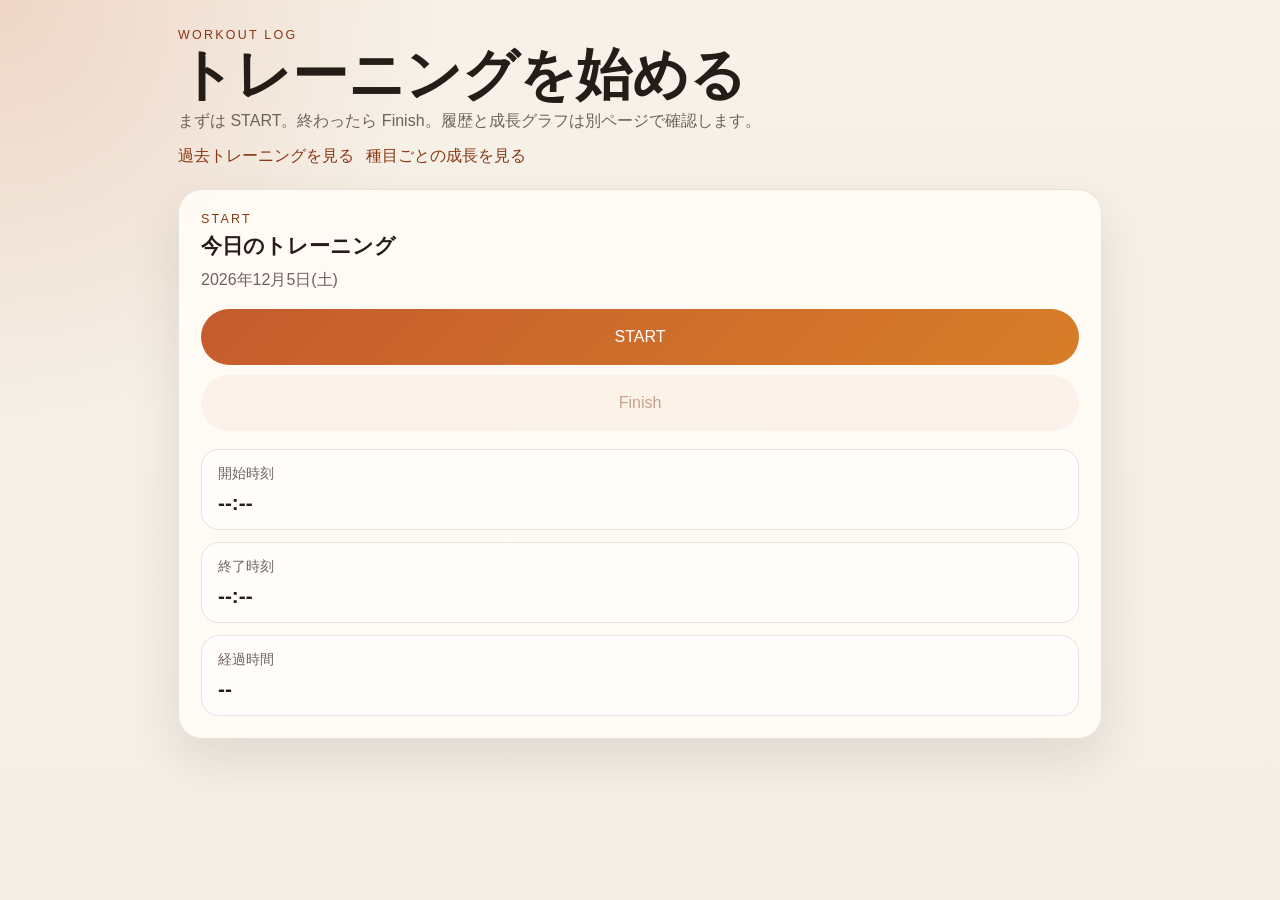
<file: index.html>
<!DOCTYPE html>
<html lang="ja">
  <head>
    <meta charset="UTF-8" />
    <meta name="viewport" content="width=device-width, initial-scale=1.0" />
    <title>Workout Log</title>
    <meta name="theme-color" content="#c55b2d" />
    <meta name="apple-mobile-web-app-capable" content="yes" />
    <meta name="apple-mobile-web-app-status-bar-style" content="default" />
    <meta name="apple-mobile-web-app-title" content="Workout Log" />
    <meta name="mobile-web-app-capable" content="yes" />
    <link rel="manifest" href="./manifest.webmanifest" />
    <link rel="icon" href="./icon.svg" type="image/svg+xml" />
    <link rel="apple-touch-icon" href="./icon.svg" />
    <link rel="stylesheet" href="./styles.css?v=8" />
  </head>
  <body>
    <div class="app-shell">
      <header class="hero">
        <p class="eyebrow">Workout Log</p>
        <h1>トレーニングを始める</h1>
        <p class="hero-copy">まずは START。終わったら Finish。履歴と成長グラフは別ページで確認します。</p>
        <div class="hero-links">
          <a class="hero-link" href="./history.html">過去トレーニングを見る</a>
          <a class="hero-link" href="./exercise.html">種目ごとの成長を見る</a>
        </div>
      </header>

      <main class="single-layout">
        <section class="panel start-panel">
          <p class="section-label">Start</p>
          <h2>今日のトレーニング</h2>
          <p id="today-label" class="today-label"></p>
          <button id="start-button" class="primary-button" type="button">START</button>
          <button id="finish-button" class="secondary-button" type="button" disabled>Finish</button>

          <div class="session-card">
            <div>
              <span>開始時刻</span>
              <strong id="start-time">--:--</strong>
            </div>
            <div>
              <span>終了時刻</span>
              <strong id="finish-time">--:--</strong>
            </div>
            <div>
              <span>経過時間</span>
              <strong id="duration-time">--</strong>
            </div>
          </div>

          <label class="field hidden" id="bodyweight-field">
            <span>体重(kg)</span>
            <input id="bodyweight-input" type="number" min="0" step="0.1" placeholder="70.5" />
          </label>

          <div id="exercise-panel" class="exercise-panel hidden">
            <div class="exercise-header">
              <span class="section-label">Exercises</span>
              <button id="add-exercise" class="mini-button" type="button">種目を追加</button>
            </div>
            <div id="preset-list" class="preset-list">
              <button class="preset-button" type="button" data-name="ベンチプレス">ベンチプレス</button>
              <button class="preset-button" type="button" data-name="スクワット">スクワット</button>
              <button class="preset-button" type="button" data-name="デッドリフト">デッドリフト</button>
              <button class="preset-button" type="button" data-name="ショルダープレス">ショルダープレス</button>
              <button class="preset-button" type="button" data-name="懸垂">懸垂</button>
            </div>
            <div id="exercise-list" class="exercise-list"></div>
          </div>
        </section>
      </main>
    </div>

    <template id="exercise-template">
      <div class="exercise-item">
        <div class="exercise-item-header">
          <input class="exercise-name" list="exercise-name-list" type="text" placeholder="種目名 例: ベンチプレス" />
          <button class="remove-exercise" type="button">削除</button>
        </div>
        <div class="set-row simple-set-row">
          <select class="set-weight"></select>
          <select class="set-reps"></select>
          <select class="set-count"></select>
        </div>
      </div>
    </template>

    <datalist id="exercise-name-list">
      <option value="ベンチプレス"></option>
      <option value="スクワット"></option>
      <option value="デッドリフト"></option>
      <option value="ショルダープレス"></option>
      <option value="懸垂"></option>
      <option value="ラットプルダウン"></option>
      <option value="ダンベルプレス"></option>
    </datalist>

    <script src="./app.js?v=8"></script>
  </body>
</html>
</file>
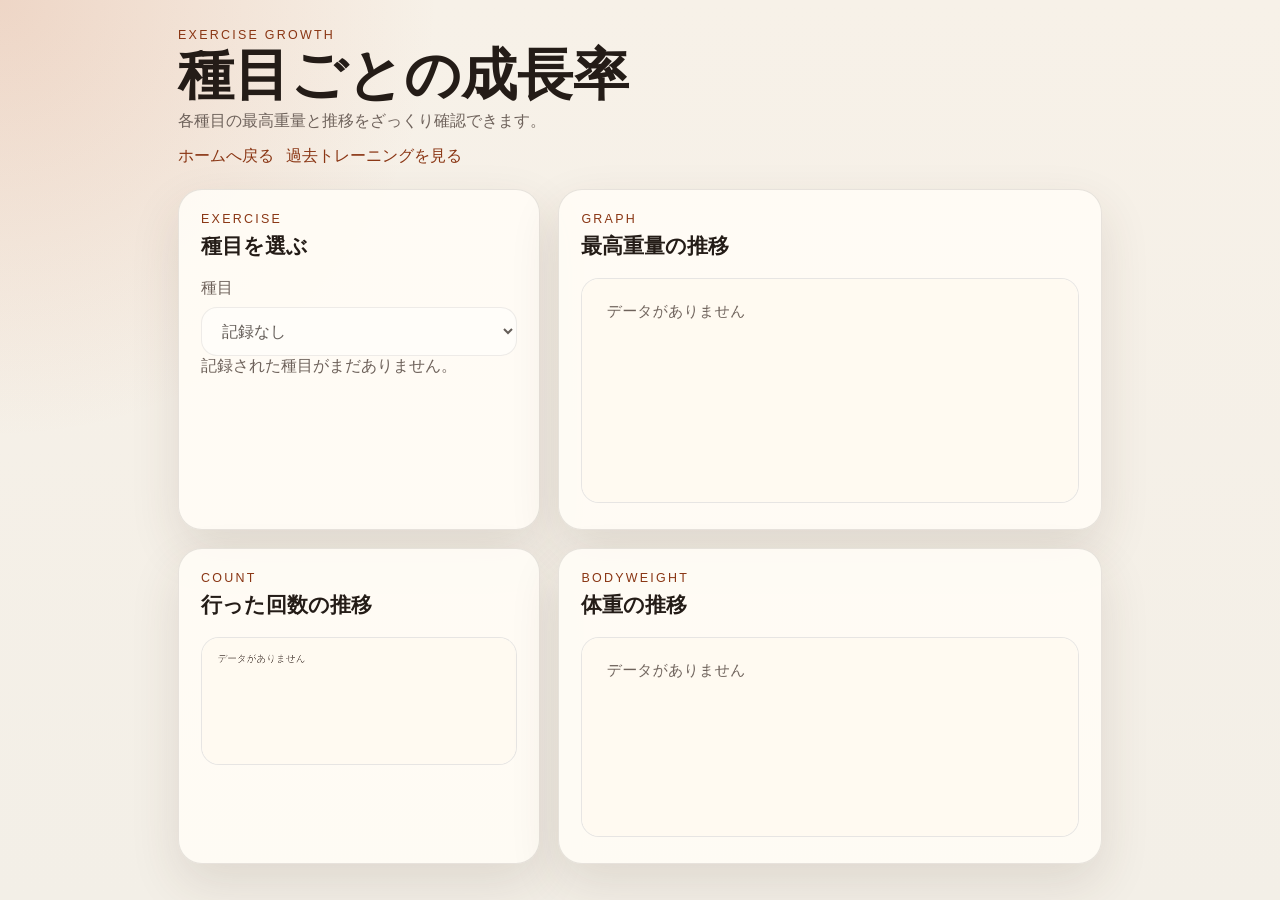
<file: exercise.html>
<!DOCTYPE html>
<html lang="ja">
  <head>
    <meta charset="UTF-8" />
    <meta name="viewport" content="width=device-width, initial-scale=1.0" />
    <title>Exercise Growth</title>
    <meta name="theme-color" content="#c55b2d" />
    <link rel="manifest" href="./manifest.webmanifest" />
    <link rel="icon" href="./icon.svg" type="image/svg+xml" />
    <link rel="apple-touch-icon" href="./icon.svg" />
    <link rel="stylesheet" href="./styles.css?v=8" />
  </head>
  <body>
    <div class="app-shell">
      <header class="hero">
        <p class="eyebrow">Exercise Growth</p>
        <h1>種目ごとの成長率</h1>
        <p class="hero-copy">各種目の最高重量と推移をざっくり確認できます。</p>
        <div class="hero-links">
          <a class="hero-link" href="./index.html">ホームへ戻る</a>
          <a class="hero-link" href="./history.html">過去トレーニングを見る</a>
        </div>
      </header>

      <main class="analysis-layout">
        <section class="panel">
          <p class="section-label">Exercise</p>
          <h2>種目を選ぶ</h2>
          <label class="field">
            <span>種目</span>
            <select id="exercise-select"></select>
          </label>
          <div id="analysis-empty" class="empty-state">記録された種目がまだありません。</div>
          <div id="analysis-summary" class="history-detail hidden"></div>
        </section>

        <section class="panel">
          <p class="section-label">Graph</p>
          <h2>最高重量の推移</h2>
          <canvas id="growth-chart" width="800" height="360" class="chart-canvas"></canvas>
        </section>

        <section class="panel">
          <p class="section-label">Count</p>
          <h2>行った回数の推移</h2>
          <canvas id="count-chart" width="800" height="320" class="chart-canvas"></canvas>
        </section>

        <section class="panel">
          <p class="section-label">Bodyweight</p>
          <h2>体重の推移</h2>
          <canvas id="bodyweight-chart" width="800" height="320" class="chart-canvas"></canvas>
        </section>
      </main>
    </div>

    <script src="./exercise.js?v=8"></script>
  </body>
</html>
</file>
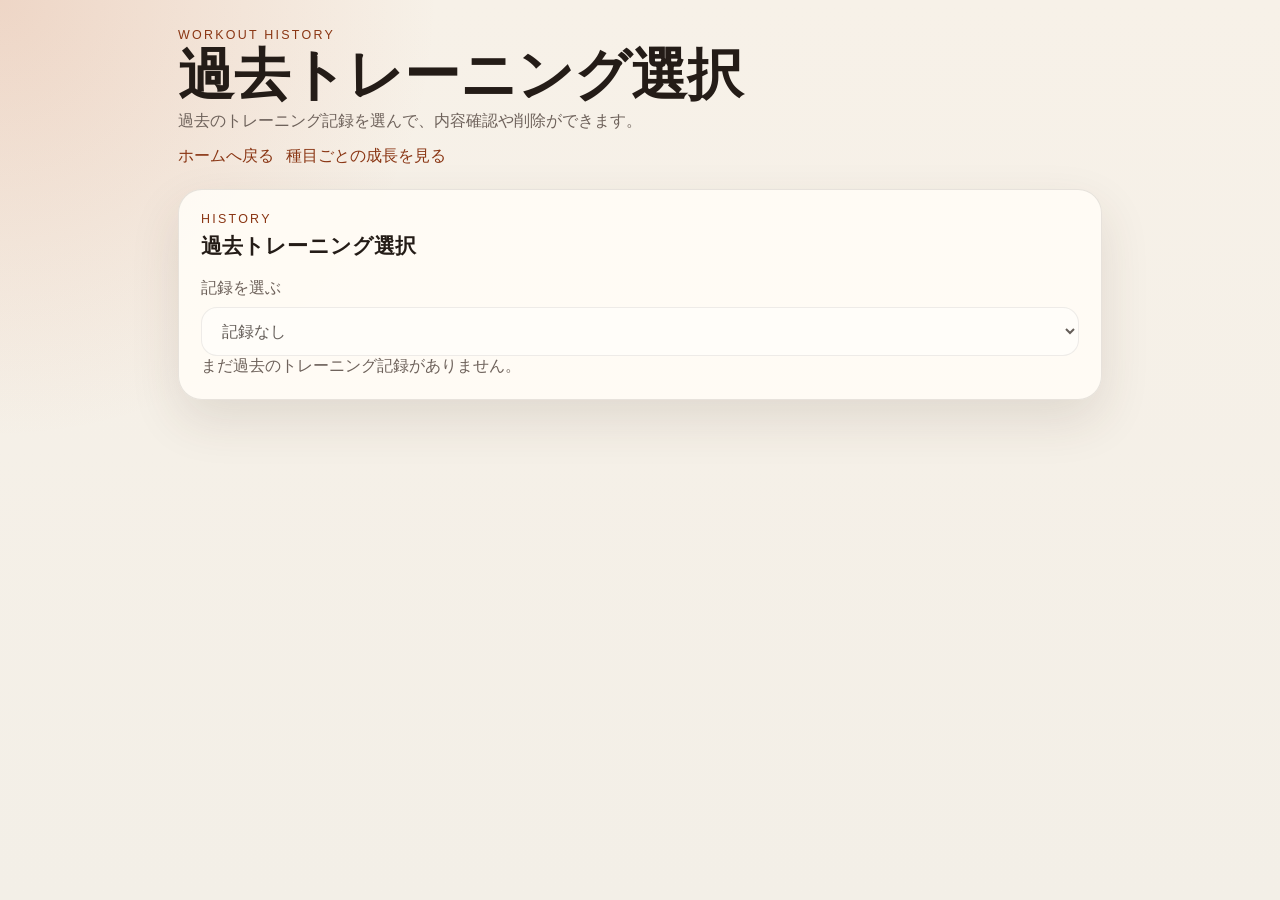
<file: history.html>
<!DOCTYPE html>
<html lang="ja">
  <head>
    <meta charset="UTF-8" />
    <meta name="viewport" content="width=device-width, initial-scale=1.0" />
    <title>Workout History</title>
    <meta name="theme-color" content="#c55b2d" />
    <link rel="manifest" href="./manifest.webmanifest" />
    <link rel="icon" href="./icon.svg" type="image/svg+xml" />
    <link rel="apple-touch-icon" href="./icon.svg" />
    <link rel="stylesheet" href="./styles.css?v=8" />
  </head>
  <body>
    <div class="app-shell">
      <header class="hero">
        <p class="eyebrow">Workout History</p>
        <h1>過去トレーニング選択</h1>
        <p class="hero-copy">過去のトレーニング記録を選んで、内容確認や削除ができます。</p>
        <div class="hero-links">
          <a class="hero-link" href="./index.html">ホームへ戻る</a>
          <a class="hero-link" href="./exercise.html">種目ごとの成長を見る</a>
        </div>
      </header>

      <main class="single-layout">
        <section class="panel history-panel">
          <p class="section-label">History</p>
          <h2>過去トレーニング選択</h2>
          <label class="field">
            <span>記録を選ぶ</span>
            <select id="history-select"></select>
          </label>
          <div id="history-empty" class="empty-state">まだ過去のトレーニング記録がありません。</div>
          <div id="history-detail" class="history-detail hidden"></div>
        </section>
      </main>
    </div>

    <script src="./history.js?v=8"></script>
  </body>
</html>
</file>
<file: styles.css>
:root {
  --bg: #f3efe7;
  --panel: rgba(255, 252, 246, 0.92);
  --line: rgba(61, 52, 45, 0.12);
  --text: #241c17;
  --muted: #6e625b;
  --accent: #c55b2d;
  --accent-dark: #8a3614;
  --shadow: 0 20px 50px rgba(70, 48, 31, 0.12);
  --radius: 24px;
}

* {
  box-sizing: border-box;
}

body {
  margin: 0;
  min-height: 100vh;
  font-family: "Avenir Next", "Hiragino Sans", sans-serif;
  color: var(--text);
  background:
    radial-gradient(circle at top left, rgba(197, 91, 45, 0.18), transparent 28%),
    linear-gradient(180deg, #f7f1e8 0%, var(--bg) 100%);
}

button,
select,
input {
  font: inherit;
}

.app-shell {
  max-width: 980px;
  margin: 0 auto;
  padding: 28px;
}

.hero {
  margin-bottom: 22px;
}

.eyebrow,
.section-label {
  margin: 0 0 6px;
  font-size: 0.78rem;
  letter-spacing: 0.18em;
  text-transform: uppercase;
  color: var(--accent-dark);
}

h1,
h2,
p {
  margin: 0;
}

h1 {
  font-size: clamp(2rem, 5vw, 3.5rem);
  line-height: 0.95;
}

h2 {
  font-size: 1.3rem;
}

.hero-copy,
.today-label,
.field span,
.empty-state,
.detail-note-block span {
  color: var(--muted);
}

.hero-copy,
.today-label {
  margin-top: 10px;
}

.hero-links {
  display: flex;
  flex-wrap: wrap;
  gap: 12px;
}

.hero-link {
  display: inline-flex;
  margin-top: 14px;
  color: var(--accent-dark);
  text-decoration: none;
}

.layout {
  display: grid;
  grid-template-columns: 1fr 1fr;
  gap: 18px;
}

.single-layout {
  display: grid;
  grid-template-columns: minmax(0, 1fr);
  gap: 18px;
}

.analysis-layout {
  display: grid;
  grid-template-columns: minmax(280px, 0.8fr) minmax(0, 1.2fr);
  gap: 18px;
}

.panel {
  padding: 22px;
  border-radius: var(--radius);
  background: var(--panel);
  border: 1px solid var(--line);
  box-shadow: var(--shadow);
}

.primary-button,
.secondary-button,
.danger-button {
  width: 100%;
  min-height: 56px;
  border: 0;
  border-radius: 999px;
  cursor: pointer;
}

.primary-button {
  margin-top: 18px;
  color: white;
  background: linear-gradient(135deg, var(--accent) 0%, #d77e29 100%);
}

.secondary-button {
  margin-top: 10px;
  color: var(--accent-dark);
  background: rgba(197, 91, 45, 0.12);
}

.danger-button {
  margin-top: 12px;
  color: #8b1e1e;
  background: rgba(139, 30, 30, 0.12);
}

.secondary-button:disabled,
.primary-button:disabled {
  opacity: 0.45;
  cursor: default;
}

.session-card,
.history-detail {
  margin-top: 18px;
  display: grid;
  gap: 12px;
}

.session-card > div,
.detail-row,
.detail-note-block {
  padding: 14px 16px;
  border-radius: 18px;
  background: rgba(255, 255, 255, 0.72);
  border: 1px solid var(--line);
}

.session-card span,
.detail-row span {
  display: block;
  color: var(--muted);
  font-size: 0.88rem;
}

.session-card strong,
.detail-row strong {
  display: block;
  margin-top: 8px;
  font-size: 1.3rem;
  font-variant-numeric: tabular-nums;
}

.field {
  display: grid;
  gap: 8px;
  margin-top: 18px;
}

select,
input {
  width: 100%;
  border: 1px solid var(--line);
  border-radius: 16px;
  background: rgba(255, 255, 255, 0.72);
  padding: 14px 16px;
  color: var(--text);
}

.detail-note-block p {
  margin-top: 8px;
}

.exercise-panel {
  margin-top: 18px;
  padding-top: 18px;
  border-top: 1px solid var(--line);
}

.exercise-header,
.exercise-item-header,
.set-row {
  display: flex;
  gap: 8px;
  align-items: center;
}

.exercise-header {
  justify-content: space-between;
}

.exercise-list {
  display: grid;
  gap: 12px;
  margin-top: 12px;
}

.preset-list {
  display: flex;
  flex-wrap: wrap;
  gap: 8px;
  margin-top: 12px;
}

.exercise-item {
  padding: 14px;
  border-radius: 18px;
  background: rgba(255, 255, 255, 0.6);
  border: 1px solid var(--line);
}

.mini-button,
.preset-button,
.remove-exercise,
.remove-set {
  border: 0;
  border-radius: 999px;
  background: rgba(197, 91, 45, 0.12);
  color: var(--accent-dark);
  padding: 8px 12px;
  cursor: pointer;
}

.remove-exercise,
.remove-set {
  white-space: nowrap;
}

.compact-row {
  font-size: 0.95rem;
}

.simple-set-row {
  margin-top: 10px;
}

.simple-set-row input,
.simple-set-row select {
  flex: 1;
}

.hidden {
  display: none;
}

.chart-canvas {
  width: 100%;
  height: auto;
  margin-top: 18px;
  border-radius: 18px;
  background: rgba(255, 255, 255, 0.72);
  border: 1px solid var(--line);
}

@media (max-width: 760px) {
  .app-shell {
    padding: 18px;
  }

  .layout,
  .single-layout,
  .analysis-layout {
    grid-template-columns: 1fr;
  }

  .exercise-header,
  .exercise-item-header,
  .set-row {
    flex-direction: column;
    align-items: stretch;
  }
}
</file>
